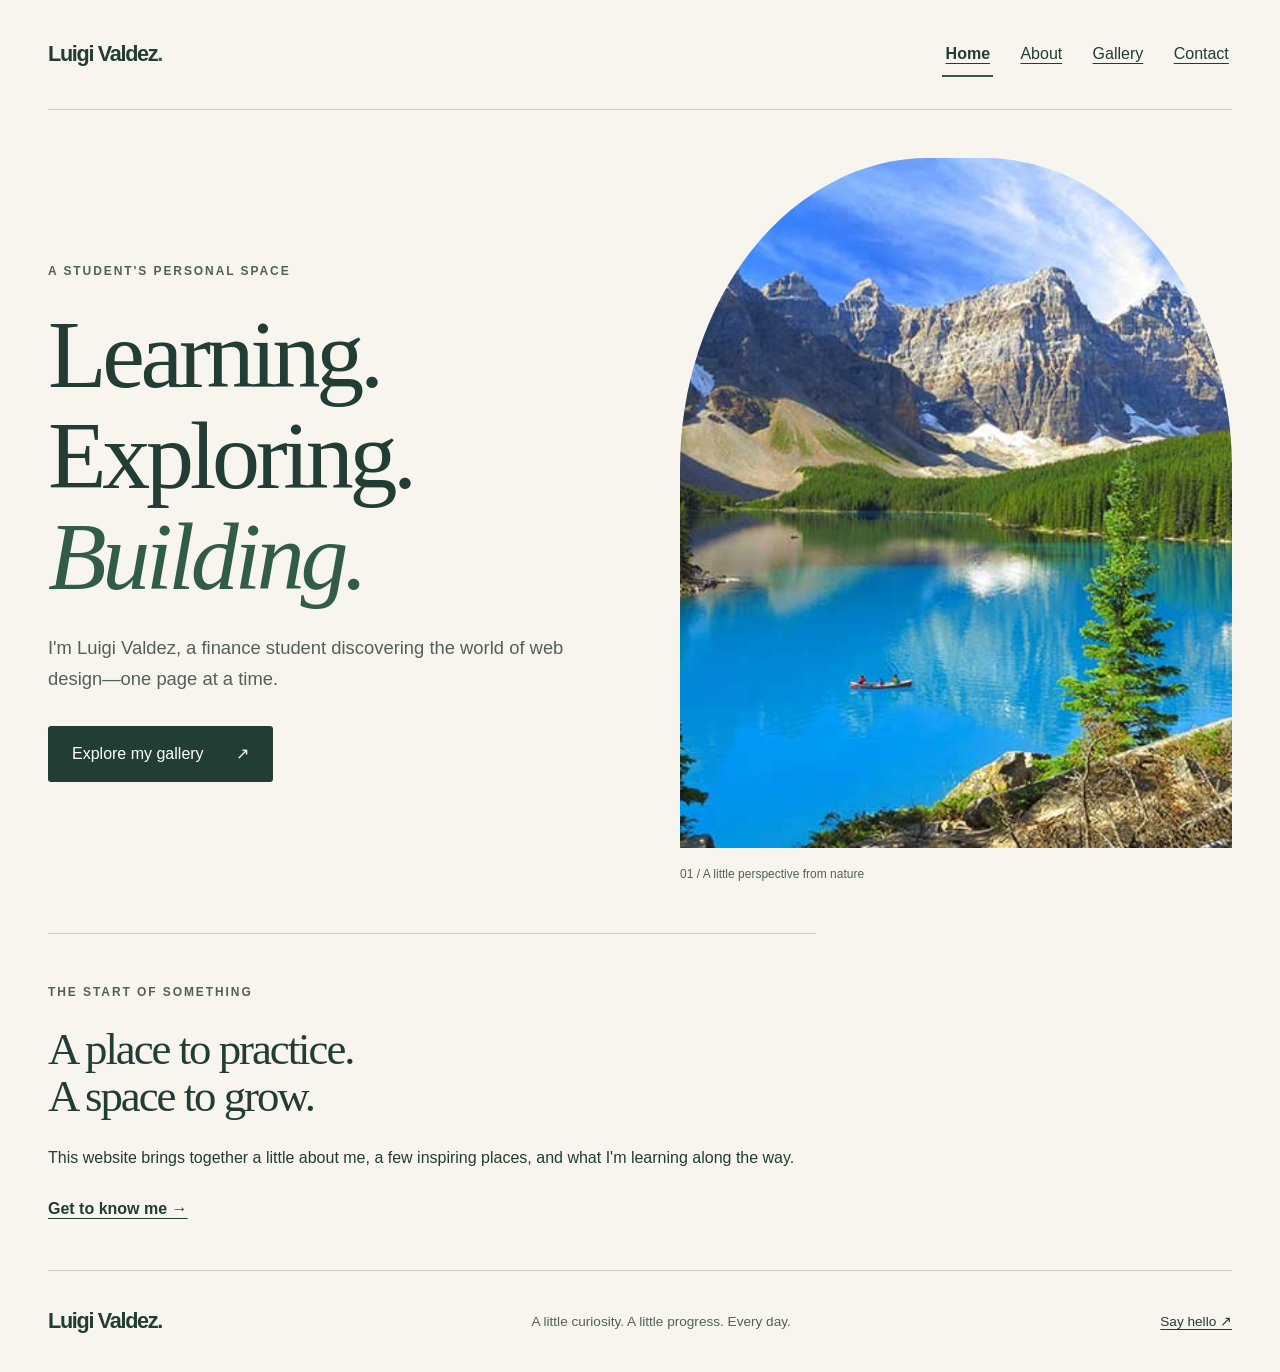
<file: index.html>
<!doctype html>
<html lang="en">
  <head>
    <meta charset="utf-8">
    <meta name="viewport" content="width=device-width, initial-scale=1">
    <meta
      name="description"
      content="Valdez's student portfolio: learning web design, visual inspiration, and contact details."
    >
    <title>Home |Luigi Valdez</title>
    <link rel="stylesheet" href="css/style.css">
  </head>
  <body>
    <a class="skip-link" href="#main">Skip to content</a>
    <div class="shell">
      <header class="site-header">
        <a class="brand" href="index.html" aria-label="Luigi Valdez home">
          Luigi Valdez<span aria-hidden="true">.</span>
        </a>
        <nav aria-label="Main navigation">
          <a href="index.html" aria-current="page">Home</a>
          <a href="about.html">About</a>
          <a href="gallery.html">Gallery</a>
          <a href="contact.html">Contact</a>
        </nav>
      </header>
      <main id="main">
        <section class="hero">
          <div>
            <p class="eyebrow">A STUDENT'S PERSONAL SPACE</p>
            <h1>
              Learning.<br>
              Exploring.<br>
              <em>Building.</em>
            </h1>
            <p class="lead">
              I'm Luigi Valdez, a finance student discovering the world of web design—one page at a time.
            </p>
            <a class="button" href="gallery.html">
              Explore my gallery <span aria-hidden="true">↗</span>
            </a>
          </div>
          <figure class="hero-photo">
            <img
              src="assets/image1.jpg"
              alt="Turquoise lake surrounded by mountains and evergreen trees"
            >
            <figcaption>01 / A little perspective from nature</figcaption>
          </figure>
        </section>
        <section class="intro">
          <p class="eyebrow">THE START OF SOMETHING</p>
          <h2>
            A place to practice.<br>
            A space to grow.
          </h2>
          <p>
            This website brings together a little about me, a few inspiring places, and what I'm learning along the way.
          </p>
          <a class="text-link" href="about.html">Get to know me →</a>
        </section>
      </main>
      <footer>
        <a class="brand" href="index.html">Luigi Valdez.</a>
        <p>A little curiosity. A little progress. Every day.</p>
        <a href="contact.html">Say hello ↗</a>
      </footer>
    </div>
  </body>
</html>
</file>
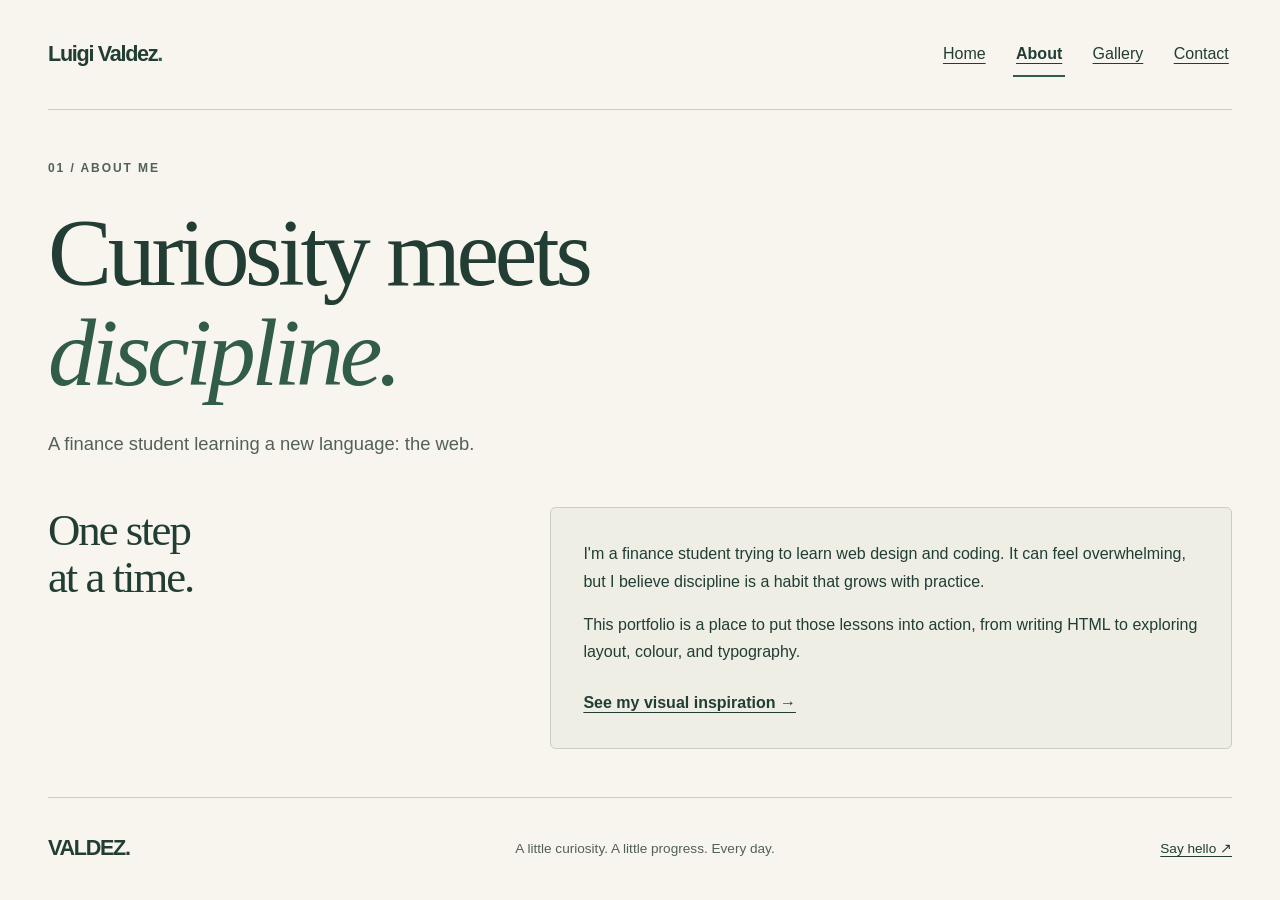
<file: about.html>
<!doctype html>
<html lang="en">
  <head>
    <meta charset="utf-8">
    <meta name="viewport" content="width=device-width, initial-scale=1">
    <meta
      name="description"
      content="Luigi Valdez's student portfolio: learning web design, visual inspiration, and contact details."
    >
    <title>About | Luigi Valdez</title>
    <link rel="stylesheet" href="css/style.css">
  </head>
  <body>
    <a class="skip-link" href="#main">Skip to content</a>
    <div class="shell">
      <header class="site-header">
        <a class="brand" href="index.html" aria-label="Valdez home">
          Luigi Valdez<span aria-hidden="true">.</span>
        </a>
        <nav aria-label="Main navigation">
          <a href="index.html">Home</a>
          <a href="about.html" aria-current="page">About</a>
          <a href="gallery.html">Gallery</a>
          <a href="contact.html">Contact</a>
        </nav>
      </header>
      <main id="main">
        <section class="page-heading">
          <p class="eyebrow">01 / ABOUT ME</p>
          <h1>
            Curiosity meets<br>
            <em>discipline.</em>
          </h1>
          <p class="lead">A finance student learning a new language: the web.</p>
        </section>
        <section class="two-column">
          <h2>
            One step<br>
            at a time.
          </h2>
          <div class="card">
            <p>
              I'm a finance student trying to learn web design and coding. It can feel overwhelming, but I believe discipline is a habit that grows with practice.
            </p>
            <p>
              This portfolio is a place to put those lessons into action, from writing HTML to exploring layout, colour, and typography.
            </p>
            <a class="text-link" href="gallery.html">See my visual inspiration →</a>
          </div>
        </section>
      </main>
      <footer>
        <a class="brand" href="index.html">VALDEZ.</a>
        <p>A little curiosity. A little progress. Every day.</p>
        <a href="contact.html">Say hello ↗</a>
      </footer>
    </div>
  </body>
</html>
</file>
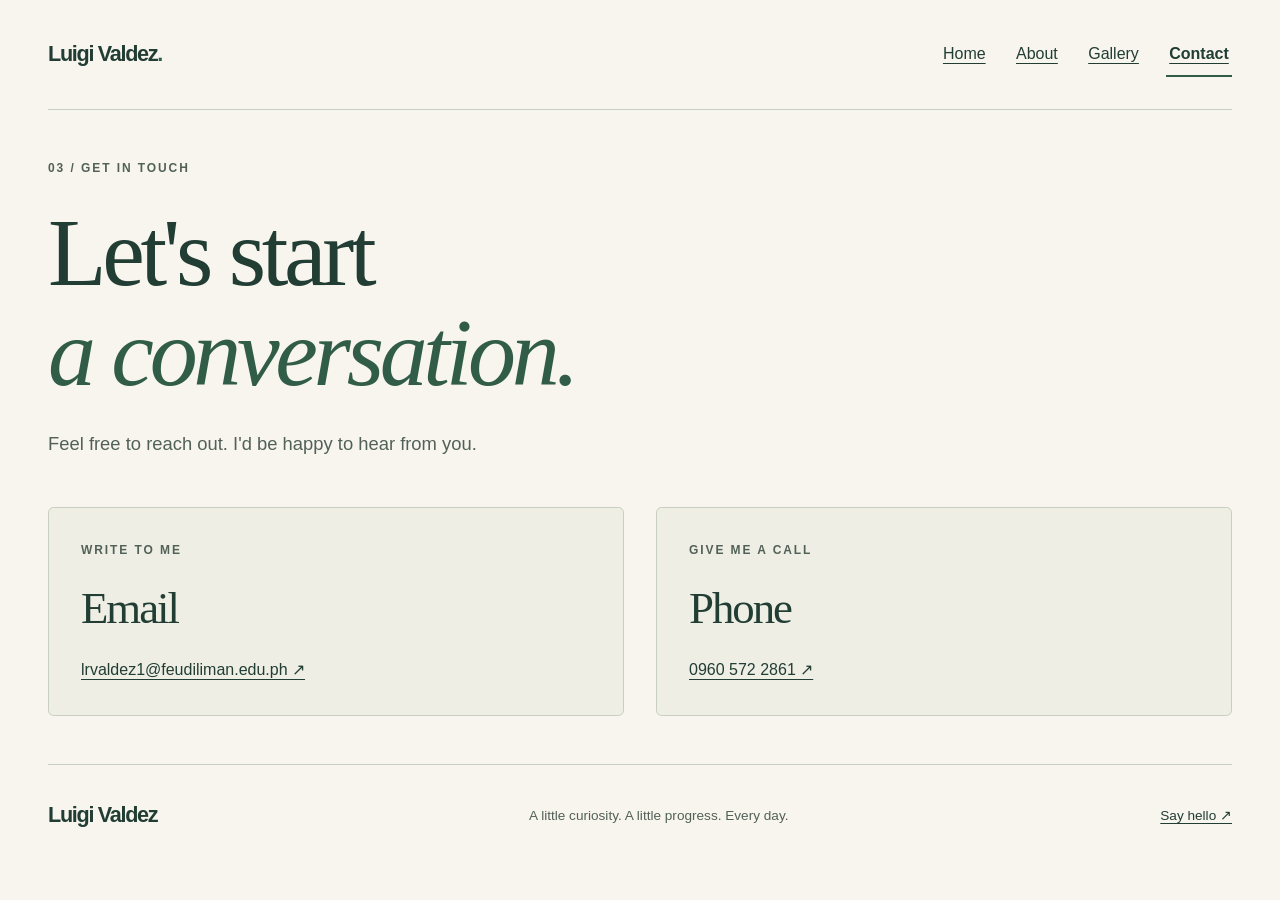
<file: contact.html>
<!doctype html>
<html lang="en">
  <head>
    <meta charset="utf-8">
    <meta name="viewport" content="width=device-width, initial-scale=1">
    <meta
      name="description"
      content="Luigi Valdez's student portfolio: learning web design, visual inspiration, and contact details."
    >
    <title>Contact |Luigi Valdez</title>
    <link rel="stylesheet" href="css/style.css">
  </head>
  <body>
    <a class="skip-link" href="#main">Skip to content</a>
    <div class="shell">
      <header class="site-header">
        <a class="brand" href="index.html" aria-label="Valdez home">
          Luigi Valdez<span aria-hidden="true">.</span>
        </a>
        <nav aria-label="Main navigation">
          <a href="index.html">Home</a>
          <a href="about.html">About</a>
          <a href="gallery.html">Gallery</a>
          <a href="contact.html" aria-current="page">Contact</a>
        </nav>
      </header>
      <main id="main">
        <section class="page-heading">
          <p class="eyebrow">03 / GET IN TOUCH</p>
          <h1>
            Let's start<br>
            <em>a conversation.</em>
          </h1>
          <p class="lead">Feel free to reach out. I'd be happy to hear from you.</p>
        </section>
        <section class="contact-grid" aria-label="Contact details">
          <article class="card">
            <p class="eyebrow">WRITE TO ME</p>
            <h2>Email</h2>
            <a class="contact-link" href="mailto:lrvaldez1@feudiliman.edu.ph">
              lrvaldez1@feudiliman.edu.ph ↗
            </a>
          </article>
          <article class="card">
            <p class="eyebrow">GIVE ME A CALL</p>
            <h2>Phone</h2>
            <a class="contact-link" href="tel:+639605722861">0960 572 2861 ↗</a>
          </article>
        </section>
      </main>
      <footer>
        <a class="brand" href="index.html">Luigi Valdez</a>
        <p>A little curiosity. A little progress. Every day.</p>
        <a href="contact.html">Say hello ↗</a>
      </footer>
    </div>
  </body>
</html>
</file>
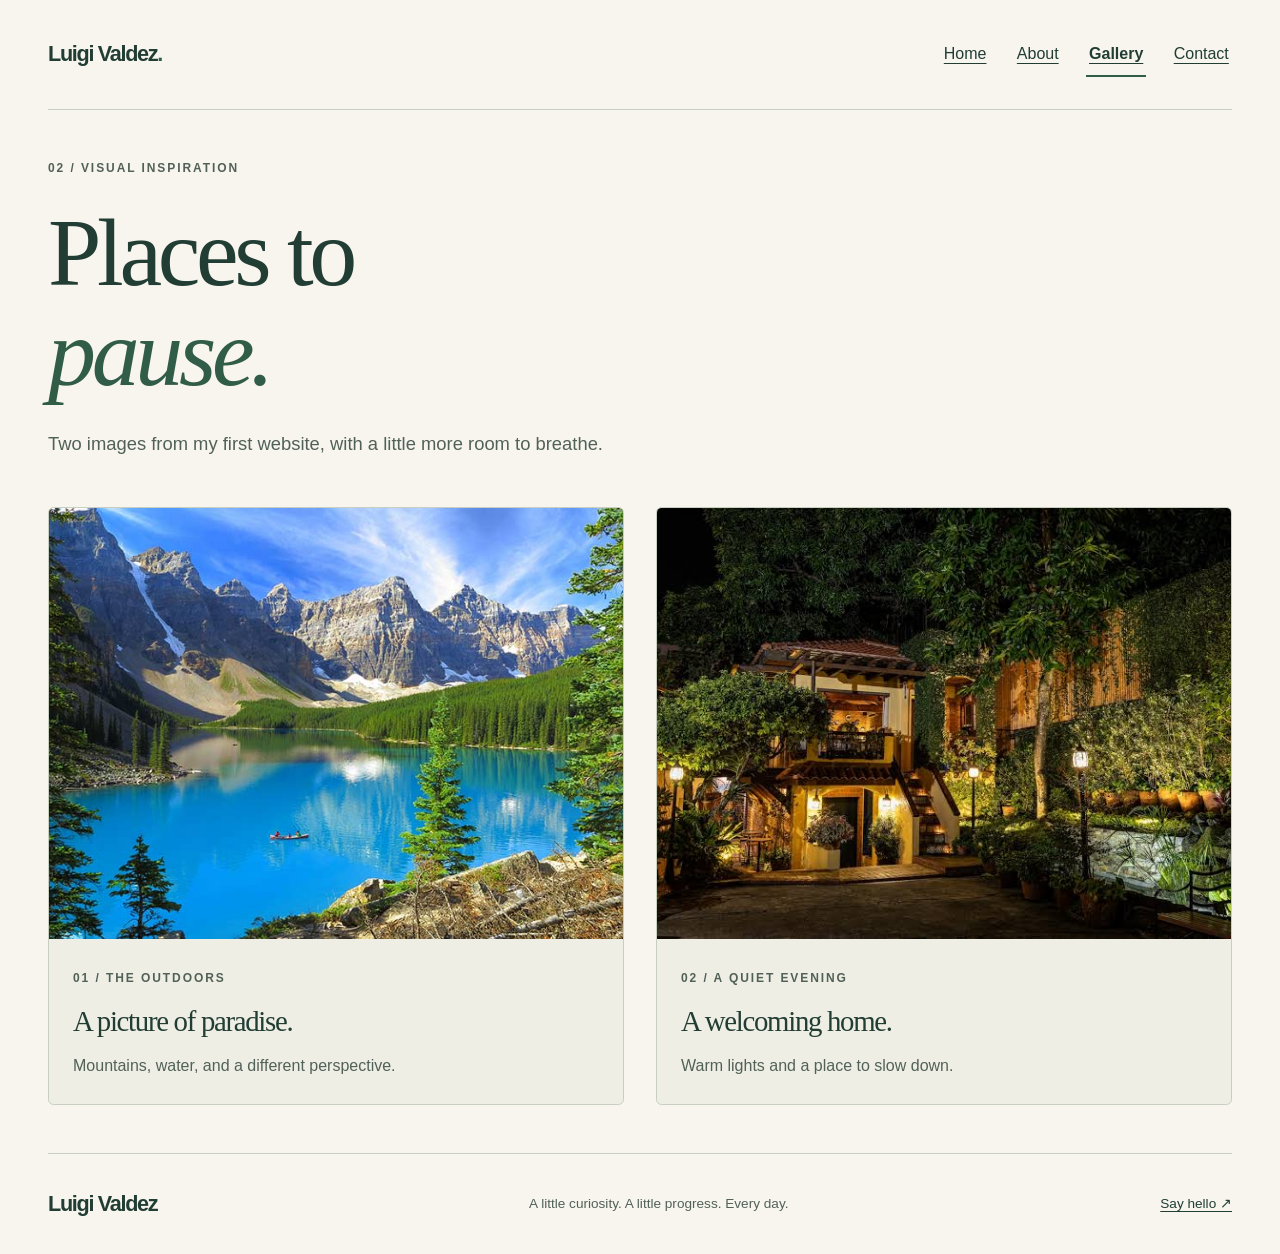
<file: gallery.html>
<!doctype html>
<html lang="en">
  <head>
    <meta charset="utf-8">
    <meta name="viewport" content="width=device-width, initial-scale=1">
    <meta
      name="description"
      content="Valdez's student portfolio: learning web design, visual inspiration, and contact details."
    >
    <title>Gallery | Luigi Valdez</title>
    <link rel="stylesheet" href="css/style.css">
  </head>
  <body>
    <a class="skip-link" href="#main">Skip to content</a>
    <div class="shell">
      <header class="site-header">
        <a class="brand" href="index.html" aria-label="Valdez home">
          Luigi Valdez<span aria-hidden="true">.</span>
        </a>
        <nav aria-label="Main navigation">
          <a href="index.html">Home</a>
          <a href="about.html">About</a>
          <a href="gallery.html" aria-current="page">Gallery</a>
          <a href="contact.html">Contact</a>
        </nav>
      </header>
      <main id="main">
        <section class="page-heading">
          <p class="eyebrow">02 / VISUAL INSPIRATION</p>
          <h1>
            Places to<br>
            <em>pause.</em>
          </h1>
          <p class="lead">
            Two images from my first website, with a little more room to breathe.
          </p>
        </section>
        <section class="gallery" aria-label="Photo gallery">
          <figure class="card photo-card">
            <img
              src="assets/image1.jpg"
              alt="Turquoise mountain lake framed by evergreen trees"
            >
            <figcaption>
              <span class="eyebrow">01 / THE OUTDOORS</span>
              <h2>A picture of paradise.</h2>
              <p>Mountains, water, and a different perspective.</p>
            </figcaption>
          </figure>
          <figure class="card photo-card">
            <img
              src="assets/image2.jpeg"
              alt="Warmly lit home surrounded by greenery at night"
            >
            <figcaption>
              <span class="eyebrow">02 / A QUIET EVENING</span>
              <h2>A welcoming home.</h2>
              <p>Warm lights and a place to slow down.</p>
            </figcaption>
          </figure>
        </section>
      </main>
      <footer>
        <a class="brand" href="index.html">Luigi Valdez</a>
        <p>A little curiosity. A little progress. Every day.</p>
        <a href="contact.html">Say hello ↗</a>
      </footer>
    </div>
  </body>
</html>
</file>
<file: css/style.css>
:root {
  --color-page: #f7f5ee;
  --color-surface: #eeeee4;
  --color-ink: #213d34;
  --color-muted: #526158;
  --color-accent: #315c47;
  --color-line: #c8cec0;
  --color-white: #ffffff;
  --space-1: .5rem;
  --space-2: 1rem;
  --space-3: 1.5rem;
  --space-4: 2rem;
  --space-5: 3rem;
  --space-6: 5rem;
  --type-small: .75rem;
  --type-body: 1rem;
  --type-lead: 1.15rem;
  --type-heading: clamp(1.8rem, 3.5vw, 3rem);
  --type-display: clamp(2rem, 7.5vw, 6.5rem);
  --space-section: 3rem;
}
* { box-sizing: border-box; }
body { margin: 0; background: var(--color-page); color: var(--color-ink); font: var(--type-body)/1.7 Arial, sans-serif; }
a { color: inherit; text-underline-offset: .25em; }
a:hover { color: var(--color-accent); }
a:focus { outline: 3px solid var(--color-accent); outline-offset: 5px; }
img { display: block; max-width: 100%; height: auto; }
figure, p { margin: 0; }
p + p { margin-top: var(--space-2); }
h1, h2 { font-family: Georgia, serif; font-weight: 400; line-height: 1.05; letter-spacing: -.045em; }
h1 { margin: var(--space-3) 0; font-size: var(--type-display); }
h2 { margin: 0 0 var(--space-3); font-size: var(--type-heading); }
em { color: var(--color-accent); font-weight: 400; }
.shell { width: min(100% - 6rem, 1200px); margin-inline: auto; }
.site-header { display: flex; align-items: center; justify-content: space-between; gap: var(--space-3); padding-block: var(--space-4); border-bottom: 1px solid var(--color-line); }
.brand { font-size: 1.35rem; font-weight: 800; letter-spacing: -.06em; text-decoration: none; }
.brand span { color: var(--color-accent); }
nav { display: flex; flex-wrap: wrap; gap: var(--space-3); }
nav a { display: inline-block; padding: var(--space-1) .2rem; text-decoration: underline; text-decoration-thickness: 1px; border-bottom: 2px solid transparent; }
nav a:hover { text-decoration-thickness: 3px; }
nav a[aria-current="page"] { font-weight: bold; border-bottom-color: var(--color-accent); }
nav a:focus { background: var(--color-surface); }
.hero { display: grid; grid-template-columns: 1fr 1fr; align-items: center; gap: var(--space-6); padding-block: var(--space-section); }
.eyebrow { font-size: var(--type-small); font-weight: 700; letter-spacing: .16em; color: var(--color-muted); }
.lead { max-width: 37rem; color: var(--color-muted); font-size: var(--type-lead); }
.hero-photo img { width: 100%; aspect-ratio: 4/5; object-fit: cover; border-radius: 45% 45% 0 0; }
.hero-photo figcaption { padding-top: var(--space-2); font-size: var(--type-small); color: var(--color-muted); }
.button { display: inline-flex; align-items: center; justify-content: space-between; gap: var(--space-4); margin-top: var(--space-4); padding: .9rem var(--space-3); background: var(--color-ink); color: var(--color-white); text-decoration: none; border-radius: .2rem; }
.button:hover { background: var(--color-accent); color: var(--color-white); }
.card { padding: var(--space-4); background: var(--color-surface); border: 1px solid var(--color-line); border-radius: .35rem; }
.intro { border-top: 1px solid var(--color-line); padding-block: var(--space-section); max-width: 48rem; }
.intro h2 { margin-top: var(--space-3); }
.text-link { display: inline-block; margin-top: var(--space-3); font-weight: 700; }
.page-heading { padding-block: var(--space-section); }
.two-column { display: grid; grid-template-columns: 1fr 1.5fr; gap: var(--space-5); padding-bottom: var(--space-section); }
.gallery, .contact-grid { display: grid; grid-template-columns: 1fr 1fr; gap: var(--space-4); padding-bottom: var(--space-section); }
.photo-card { padding: 0; overflow: hidden; }
.photo-card img { width: 100%; aspect-ratio: 4/3; object-fit: cover; }
.photo-card figcaption { padding: var(--space-3); }
.photo-card h2 { font-size: 1.8rem; margin-block: var(--space-2); }
.photo-card p { color: var(--color-muted); }
.contact-grid h2 { margin-top: var(--space-3); }
.contact-link { overflow-wrap: anywhere; }
footer { border-top: 1px solid var(--color-line); padding-block: var(--space-4); display: flex; align-items: center; justify-content: space-between; gap: var(--space-3); font-size: .85rem; }
footer p { color: var(--color-muted); }
.skip-link { position: absolute; top: -6rem; left: var(--space-2); background: var(--color-white); padding: var(--space-2); z-index: 2; }
.skip-link:focus { top: var(--space-2); }
@media (max-width: 760px) {
  :root { --space-section: 2rem; }
  .shell { width: calc(100% - 2rem); }
  .site-header { align-items: flex-start; flex-direction: column; padding-block: var(--space-3); gap: var(--space-1); }
  nav { width: 100%; justify-content: space-between; gap: var(--space-1); }
  .hero, .two-column, .gallery, .contact-grid { grid-template-columns: 1fr; gap: var(--space-4); }
  .hero, .page-heading, .intro { padding-block: var(--space-section); }
  .hero-photo { max-width: 30rem; }
  .hero-photo img { aspect-ratio: 5/4; border-radius: 40% 40% 0 0; }
  .card { padding: var(--space-3); }
  .photo-card { padding: 0; }
  footer { flex-direction: column; align-items: flex-start; }
}
</file>
